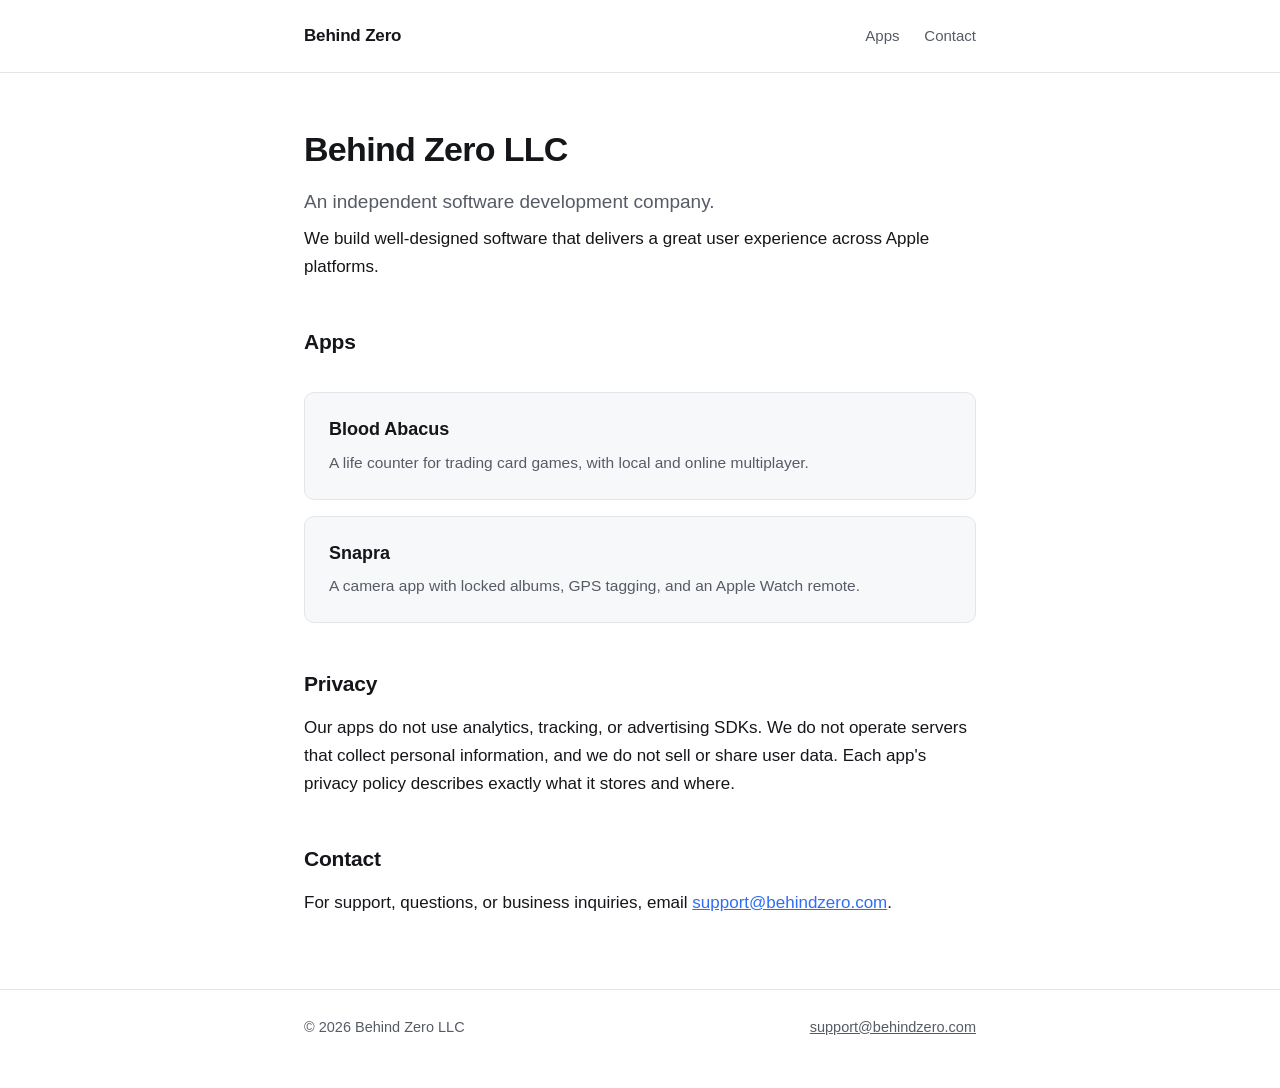
<file: index.html>
<!DOCTYPE html>
<html lang="en">
<head>
<meta charset="utf-8">
<meta name="viewport" content="width=device-width, initial-scale=1">
<title>Behind Zero LLC</title>
<meta name="description" content="Behind Zero LLC is an independent software development company building well-designed apps for Apple platforms.">
<link rel="stylesheet" href="/style.css">
</head>
<body>

<header>
  <div class="wrap">
    <a class="brand" href="/">Behind Zero</a>
    <nav>
      <a href="#apps">Apps</a>
      <a href="#contact">Contact</a>
    </nav>
  </div>
</header>

<main class="wrap">

  <h1>Behind Zero LLC</h1>
  <p class="lede">An independent software development company.</p>

  <p>We build well-designed software that delivers a great user experience
  across Apple platforms.</p>

  <h2 id="apps">Apps</h2>

  <div class="apps">
    <a class="app-card" href="/apps/blood-abacus/">
      <strong>Blood Abacus</strong>
      <span>A life counter for trading card games, with local and online
      multiplayer.</span>
    </a>
    <a class="app-card" href="/apps/snapra/">
      <strong>Snapra</strong>
      <span>A camera app with locked albums, GPS tagging, and an Apple Watch
      remote.</span>
    </a>
  </div>

  <h2>Privacy</h2>
  <p>Our apps do not use analytics, tracking, or advertising SDKs. We do not
  operate servers that collect personal information, and we do not sell or
  share user data. Each app's privacy policy describes exactly what it stores
  and where.</p>

  <h2 id="contact">Contact</h2>
  <p>For support, questions, or business inquiries, email
  <a href="mailto:support@behindzero.com">support@behindzero.com</a>.</p>

</main>

<footer>
  <div class="wrap">
    <span>&copy; 2026 Behind Zero LLC</span>
    <span><a href="mailto:support@behindzero.com">support@behindzero.com</a></span>
  </div>
</footer>

</body>
</html>
</file>
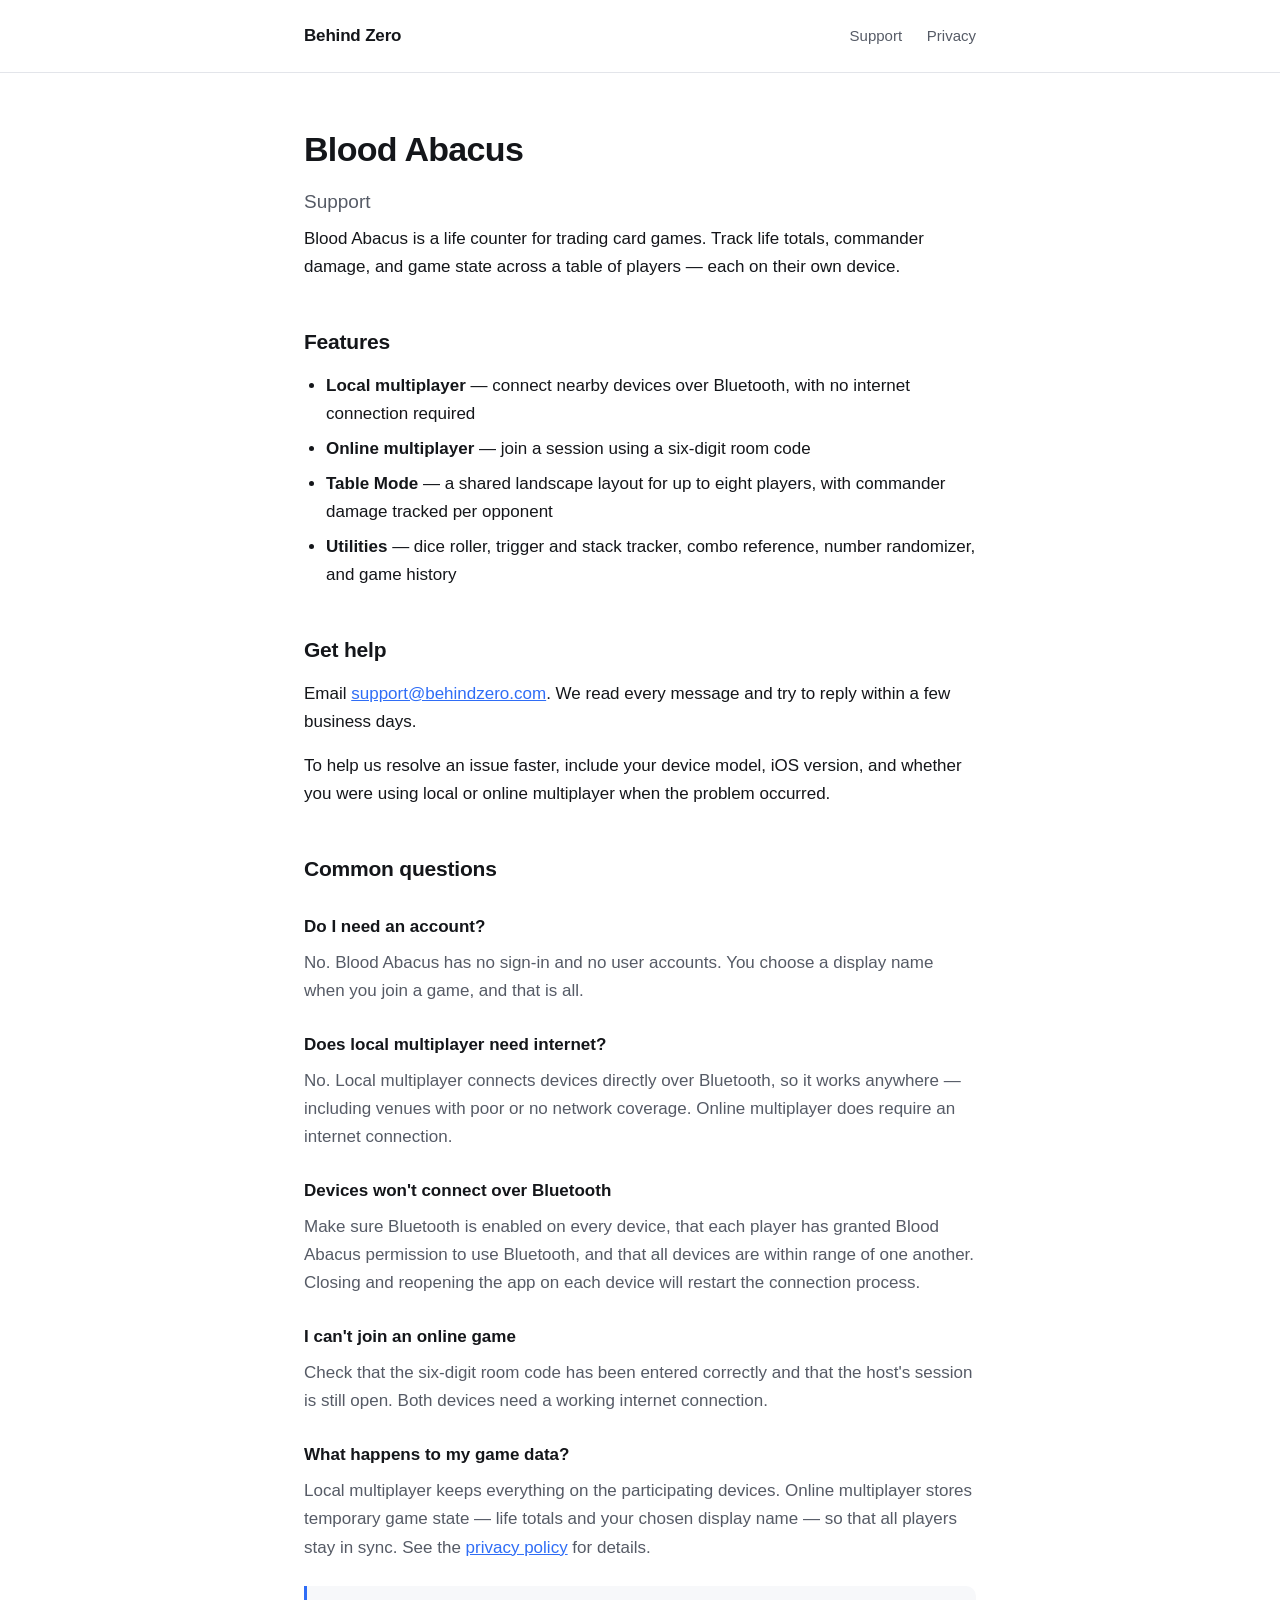
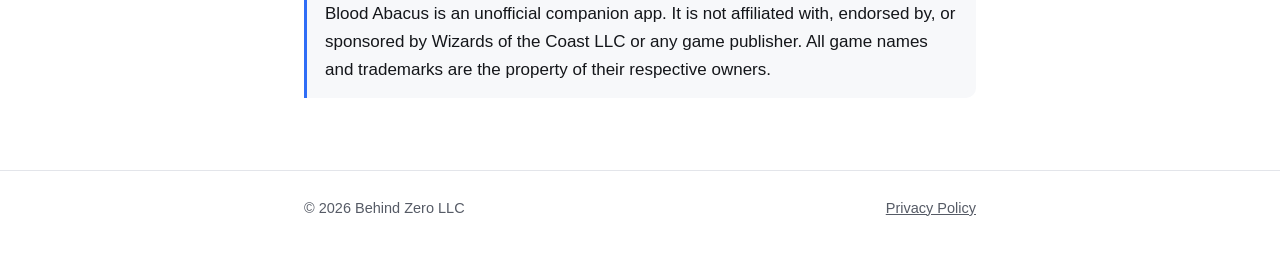
<file: apps/blood-abacus/index.html>
<!DOCTYPE html>
<html lang="en">
<head>
<meta charset="utf-8">
<meta name="viewport" content="width=device-width, initial-scale=1">
<title>Blood Abacus &mdash; Support</title>
<meta name="description" content="Support and help for Blood Abacus, a life counter app for trading card games.">
<link rel="stylesheet" href="/style.css">
</head>
<body>

<header>
  <div class="wrap">
    <a class="brand" href="/">Behind Zero</a>
    <nav>
      <a href="/apps/blood-abacus/">Support</a>
      <a href="/apps/blood-abacus/privacy.html">Privacy</a>
    </nav>
  </div>
</header>

<main class="wrap">

  <h1>Blood Abacus</h1>
  <p class="lede">Support</p>

  <p>Blood Abacus is a life counter for trading card games. Track life totals,
  commander damage, and game state across a table of players &mdash; each on
  their own device.</p>

  <h2>Features</h2>
  <ul>
    <li><strong>Local multiplayer</strong> &mdash; connect nearby devices over
    Bluetooth, with no internet connection required</li>
    <li><strong>Online multiplayer</strong> &mdash; join a session using a
    six-digit room code</li>
    <li><strong>Table Mode</strong> &mdash; a shared landscape layout for up to
    eight players, with commander damage tracked per opponent</li>
    <li><strong>Utilities</strong> &mdash; dice roller, trigger and stack
    tracker, combo reference, number randomizer, and game history</li>
  </ul>

  <h2>Get help</h2>
  <p>Email <a href="mailto:support@behindzero.com">support@behindzero.com</a>.
  We read every message and try to reply within a few business days.</p>

  <p>To help us resolve an issue faster, include your device model, iOS
  version, and whether you were using local or online multiplayer when the
  problem occurred.</p>

  <h2 class="faq">Common questions</h2>

  <div class="faq">

    <h3>Do I need an account?</h3>
    <p>No. Blood Abacus has no sign-in and no user accounts. You choose a
    display name when you join a game, and that is all.</p>

    <h3>Does local multiplayer need internet?</h3>
    <p>No. Local multiplayer connects devices directly over Bluetooth, so it
    works anywhere &mdash; including venues with poor or no network coverage.
    Online multiplayer does require an internet connection.</p>

    <h3>Devices won't connect over Bluetooth</h3>
    <p>Make sure Bluetooth is enabled on every device, that each player has
    granted Blood Abacus permission to use Bluetooth, and that all devices are
    within range of one another. Closing and reopening the app on each device
    will restart the connection process.</p>

    <h3>I can't join an online game</h3>
    <p>Check that the six-digit room code has been entered correctly and that
    the host's session is still open. Both devices need a working internet
    connection.</p>

    <h3>What happens to my game data?</h3>
    <p>Local multiplayer keeps everything on the participating devices. Online
    multiplayer stores temporary game state &mdash; life totals and your chosen
    display name &mdash; so that all players stay in sync. See the
    <a href="/apps/blood-abacus/privacy.html">privacy policy</a> for details.</p>

  </div>

  <div class="note">
    <p>Blood Abacus is an unofficial companion app. It is not affiliated with,
    endorsed by, or sponsored by Wizards of the Coast LLC or any game
    publisher. All game names and trademarks are the property of their
    respective owners.</p>
  </div>

</main>

<footer>
  <div class="wrap">
    <span>&copy; 2026 Behind Zero LLC</span>
    <span><a href="/apps/blood-abacus/privacy.html">Privacy Policy</a></span>
  </div>
</footer>

</body>
</html>
</file>
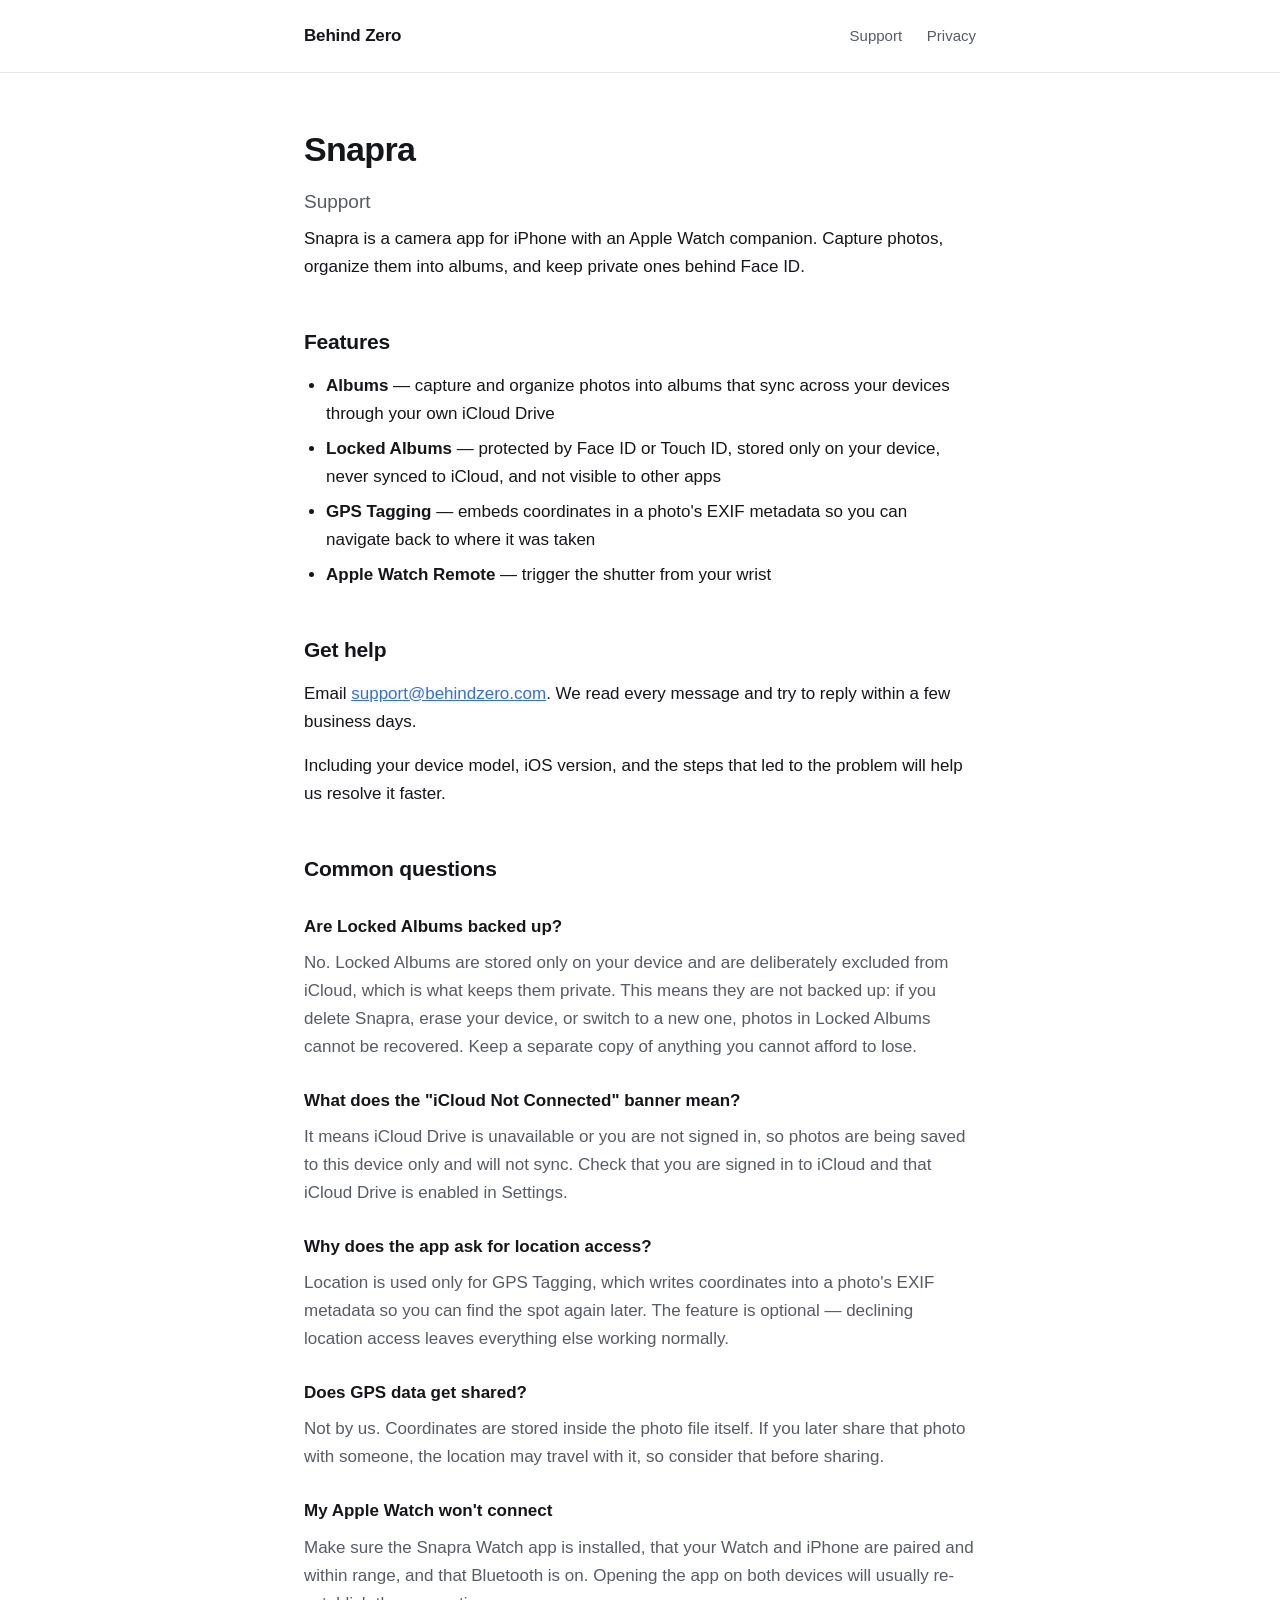
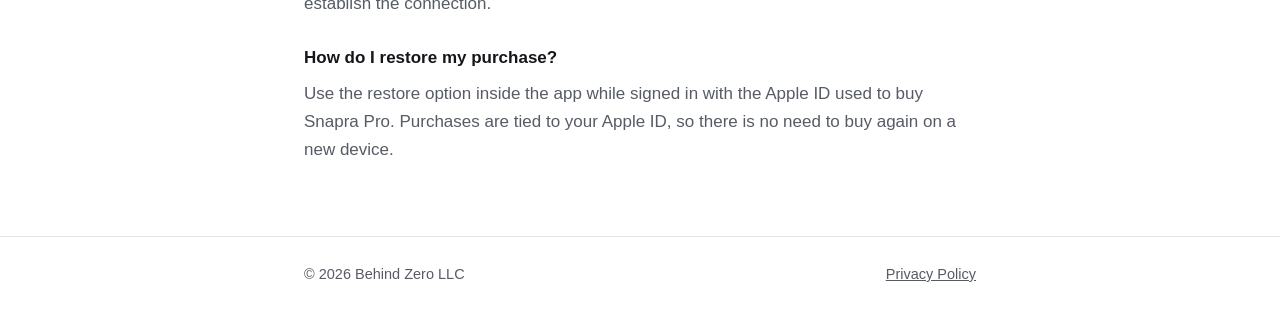
<file: apps/snapra/index.html>
<!DOCTYPE html>
<html lang="en">
<head>
<meta charset="utf-8">
<meta name="viewport" content="width=device-width, initial-scale=1">
<title>Snapra &mdash; Support</title>
<meta name="description" content="Support and help for Snapra, a camera app with locked albums, GPS tagging, and an Apple Watch remote.">
<link rel="stylesheet" href="/style.css">
</head>
<body>

<header>
  <div class="wrap">
    <a class="brand" href="/">Behind Zero</a>
    <nav>
      <a href="/apps/snapra/">Support</a>
      <a href="/apps/snapra/privacy.html">Privacy</a>
    </nav>
  </div>
</header>

<main class="wrap">

  <h1>Snapra</h1>
  <p class="lede">Support</p>

  <p>Snapra is a camera app for iPhone with an Apple Watch companion. Capture
  photos, organize them into albums, and keep private ones behind Face ID.</p>

  <h2>Features</h2>
  <ul>
    <li><strong>Albums</strong> &mdash; capture and organize photos into albums
    that sync across your devices through your own iCloud Drive</li>
    <li><strong>Locked Albums</strong> &mdash; protected by Face ID or Touch ID,
    stored only on your device, never synced to iCloud, and not visible to other
    apps</li>
    <li><strong>GPS Tagging</strong> &mdash; embeds coordinates in a photo's EXIF
    metadata so you can navigate back to where it was taken</li>
    <li><strong>Apple Watch Remote</strong> &mdash; trigger the shutter from your
    wrist</li>
  </ul>

  <h2>Get help</h2>
  <p>Email <a href="mailto:support@behindzero.com">support@behindzero.com</a>.
  We read every message and try to reply within a few business days.</p>

  <p>Including your device model, iOS version, and the steps that led to the
  problem will help us resolve it faster.</p>

  <h2 class="faq">Common questions</h2>

  <div class="faq">

    <h3>Are Locked Albums backed up?</h3>
    <p>No. Locked Albums are stored only on your device and are deliberately
    excluded from iCloud, which is what keeps them private. This means they are
    not backed up: if you delete Snapra, erase your device, or switch to a new
    one, photos in Locked Albums cannot be recovered. Keep a separate copy of
    anything you cannot afford to lose.</p>

    <h3>What does the "iCloud Not Connected" banner mean?</h3>
    <p>It means iCloud Drive is unavailable or you are not signed in, so photos
    are being saved to this device only and will not sync. Check that you are
    signed in to iCloud and that iCloud Drive is enabled in Settings.</p>

    <h3>Why does the app ask for location access?</h3>
    <p>Location is used only for GPS Tagging, which writes coordinates into a
    photo's EXIF metadata so you can find the spot again later. The feature is
    optional &mdash; declining location access leaves everything else working
    normally.</p>

    <h3>Does GPS data get shared?</h3>
    <p>Not by us. Coordinates are stored inside the photo file itself. If you
    later share that photo with someone, the location may travel with it, so
    consider that before sharing.</p>

    <h3>My Apple Watch won't connect</h3>
    <p>Make sure the Snapra Watch app is installed, that your Watch and iPhone
    are paired and within range, and that Bluetooth is on. Opening the app on
    both devices will usually re-establish the connection.</p>

    <h3>How do I restore my purchase?</h3>
    <p>Use the restore option inside the app while signed in with the Apple ID
    used to buy Snapra Pro. Purchases are tied to your Apple ID, so there is no
    need to buy again on a new device.</p>

  </div>

</main>

<footer>
  <div class="wrap">
    <span>&copy; 2026 Behind Zero LLC</span>
    <span><a href="/apps/snapra/privacy.html">Privacy Policy</a></span>
  </div>
</footer>

</body>
</html>
</file>
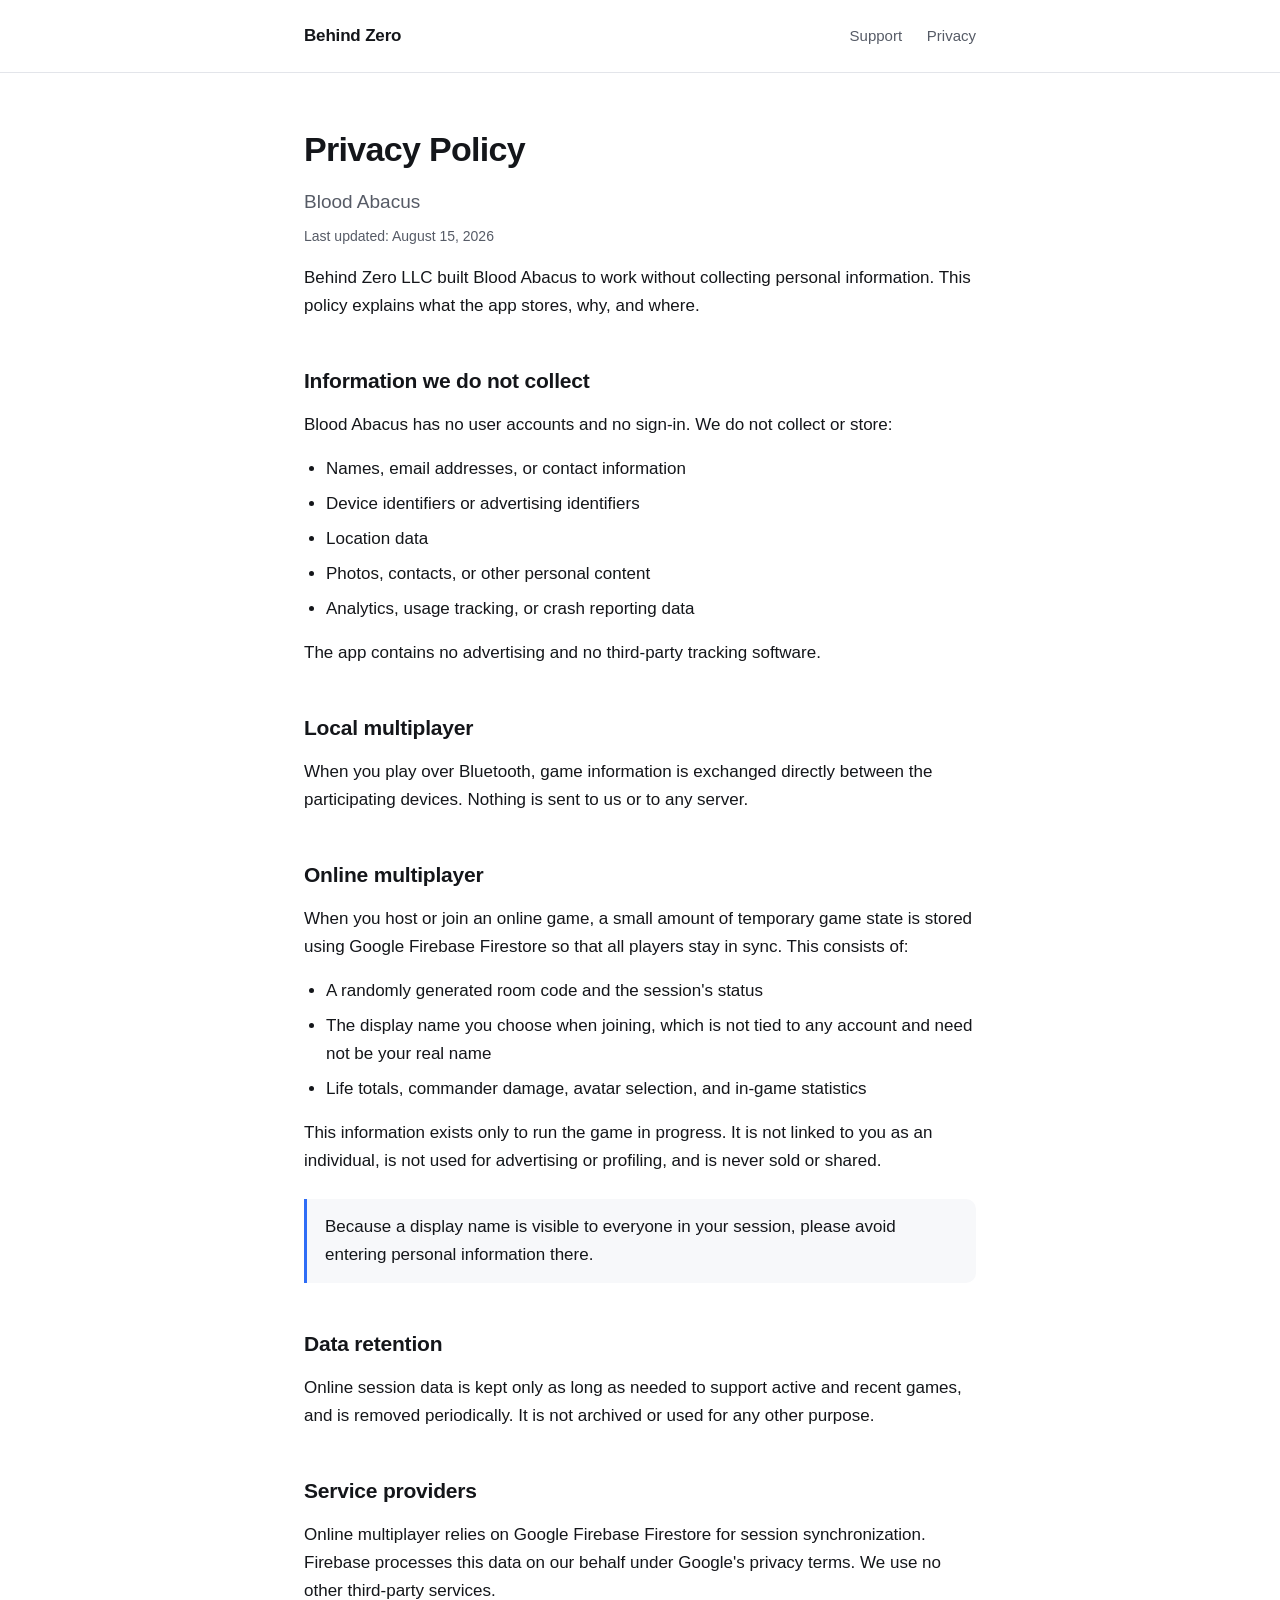
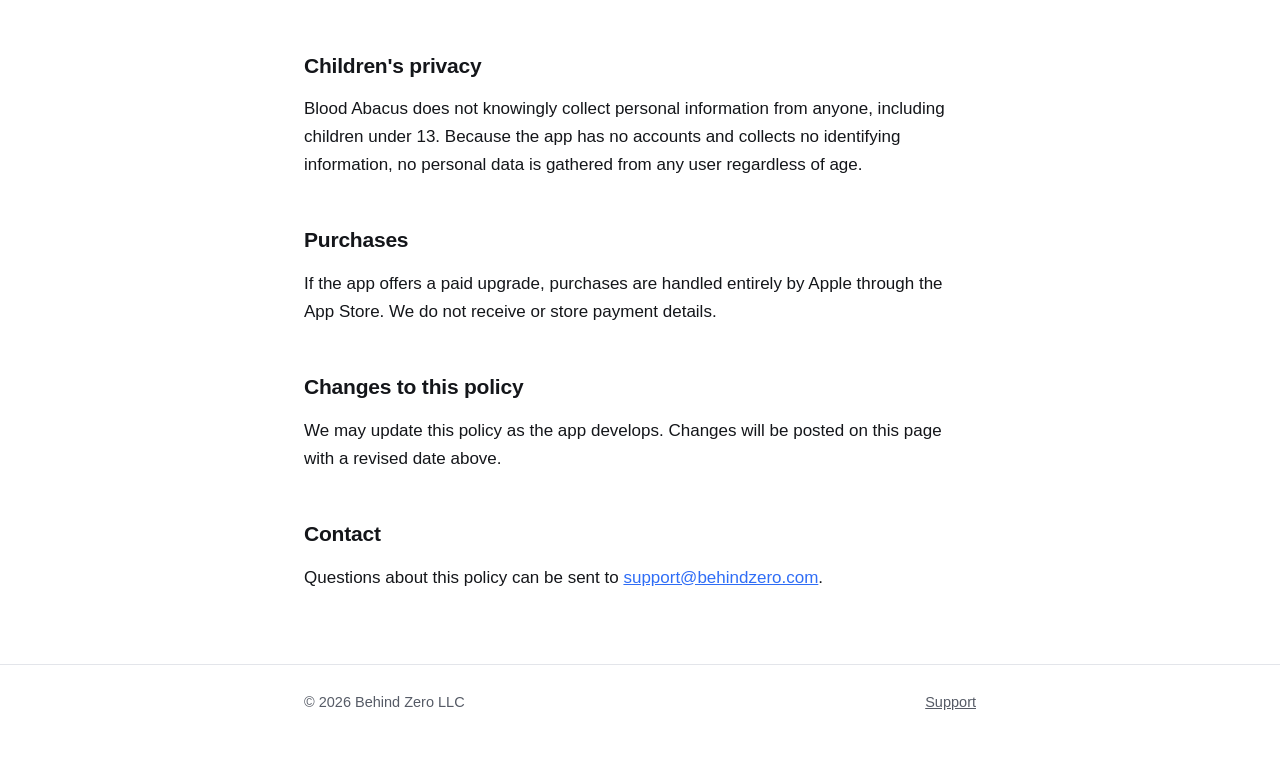
<file: apps/blood-abacus/privacy.html>
<!DOCTYPE html>
<html lang="en">
<head>
<meta charset="utf-8">
<meta name="viewport" content="width=device-width, initial-scale=1">
<title>Blood Abacus &mdash; Privacy Policy</title>
<meta name="description" content="Privacy policy for Blood Abacus.">
<link rel="stylesheet" href="/style.css">
</head>
<body>

<header>
  <div class="wrap">
    <a class="brand" href="/">Behind Zero</a>
    <nav>
      <a href="/apps/blood-abacus/">Support</a>
      <a href="/apps/blood-abacus/privacy.html">Privacy</a>
    </nav>
  </div>
</header>

<main class="wrap">

  <h1>Privacy Policy</h1>
  <p class="lede">Blood Abacus</p>
  <p class="meta">Last updated: August 15, 2026</p>

  <p>Behind Zero LLC built Blood Abacus to work without collecting personal
  information. This policy explains what the app stores, why, and where.</p>

  <h2>Information we do not collect</h2>
  <p>Blood Abacus has no user accounts and no sign-in. We do not collect or
  store:</p>
  <ul>
    <li>Names, email addresses, or contact information</li>
    <li>Device identifiers or advertising identifiers</li>
    <li>Location data</li>
    <li>Photos, contacts, or other personal content</li>
    <li>Analytics, usage tracking, or crash reporting data</li>
  </ul>
  <p>The app contains no advertising and no third-party tracking software.</p>

  <h2>Local multiplayer</h2>
  <p>When you play over Bluetooth, game information is exchanged directly
  between the participating devices. Nothing is sent to us or to any server.</p>

  <h2>Online multiplayer</h2>
  <p>When you host or join an online game, a small amount of temporary game
  state is stored using Google Firebase Firestore so that all players stay in
  sync. This consists of:</p>
  <ul>
    <li>A randomly generated room code and the session's status</li>
    <li>The display name you choose when joining, which is not tied to any
    account and need not be your real name</li>
    <li>Life totals, commander damage, avatar selection, and in-game
    statistics</li>
  </ul>
  <p>This information exists only to run the game in progress. It is not linked
  to you as an individual, is not used for advertising or profiling, and is
  never sold or shared.</p>

  <div class="note">
    <p>Because a display name is visible to everyone in your session, please
    avoid entering personal information there.</p>
  </div>

  <h2>Data retention</h2>
  <p>Online session data is kept only as long as needed to support active and
  recent games, and is removed periodically. It is not archived or used for any
  other purpose.</p>

  <h2>Service providers</h2>
  <p>Online multiplayer relies on Google Firebase Firestore for session
  synchronization. Firebase processes this data on our behalf under Google's
  privacy terms. We use no other third-party services.</p>

  <h2>Children's privacy</h2>
  <p>Blood Abacus does not knowingly collect personal information from anyone,
  including children under 13. Because the app has no accounts and collects no
  identifying information, no personal data is gathered from any user
  regardless of age.</p>

  <h2>Purchases</h2>
  <p>If the app offers a paid upgrade, purchases are handled entirely by Apple
  through the App Store. We do not receive or store payment details.</p>

  <h2>Changes to this policy</h2>
  <p>We may update this policy as the app develops. Changes will be posted on
  this page with a revised date above.</p>

  <h2>Contact</h2>
  <p>Questions about this policy can be sent to
  <a href="mailto:support@behindzero.com">support@behindzero.com</a>.</p>

</main>

<footer>
  <div class="wrap">
    <span>&copy; 2026 Behind Zero LLC</span>
    <span><a href="/apps/blood-abacus/">Support</a></span>
  </div>
</footer>

</body>
</html>
</file>
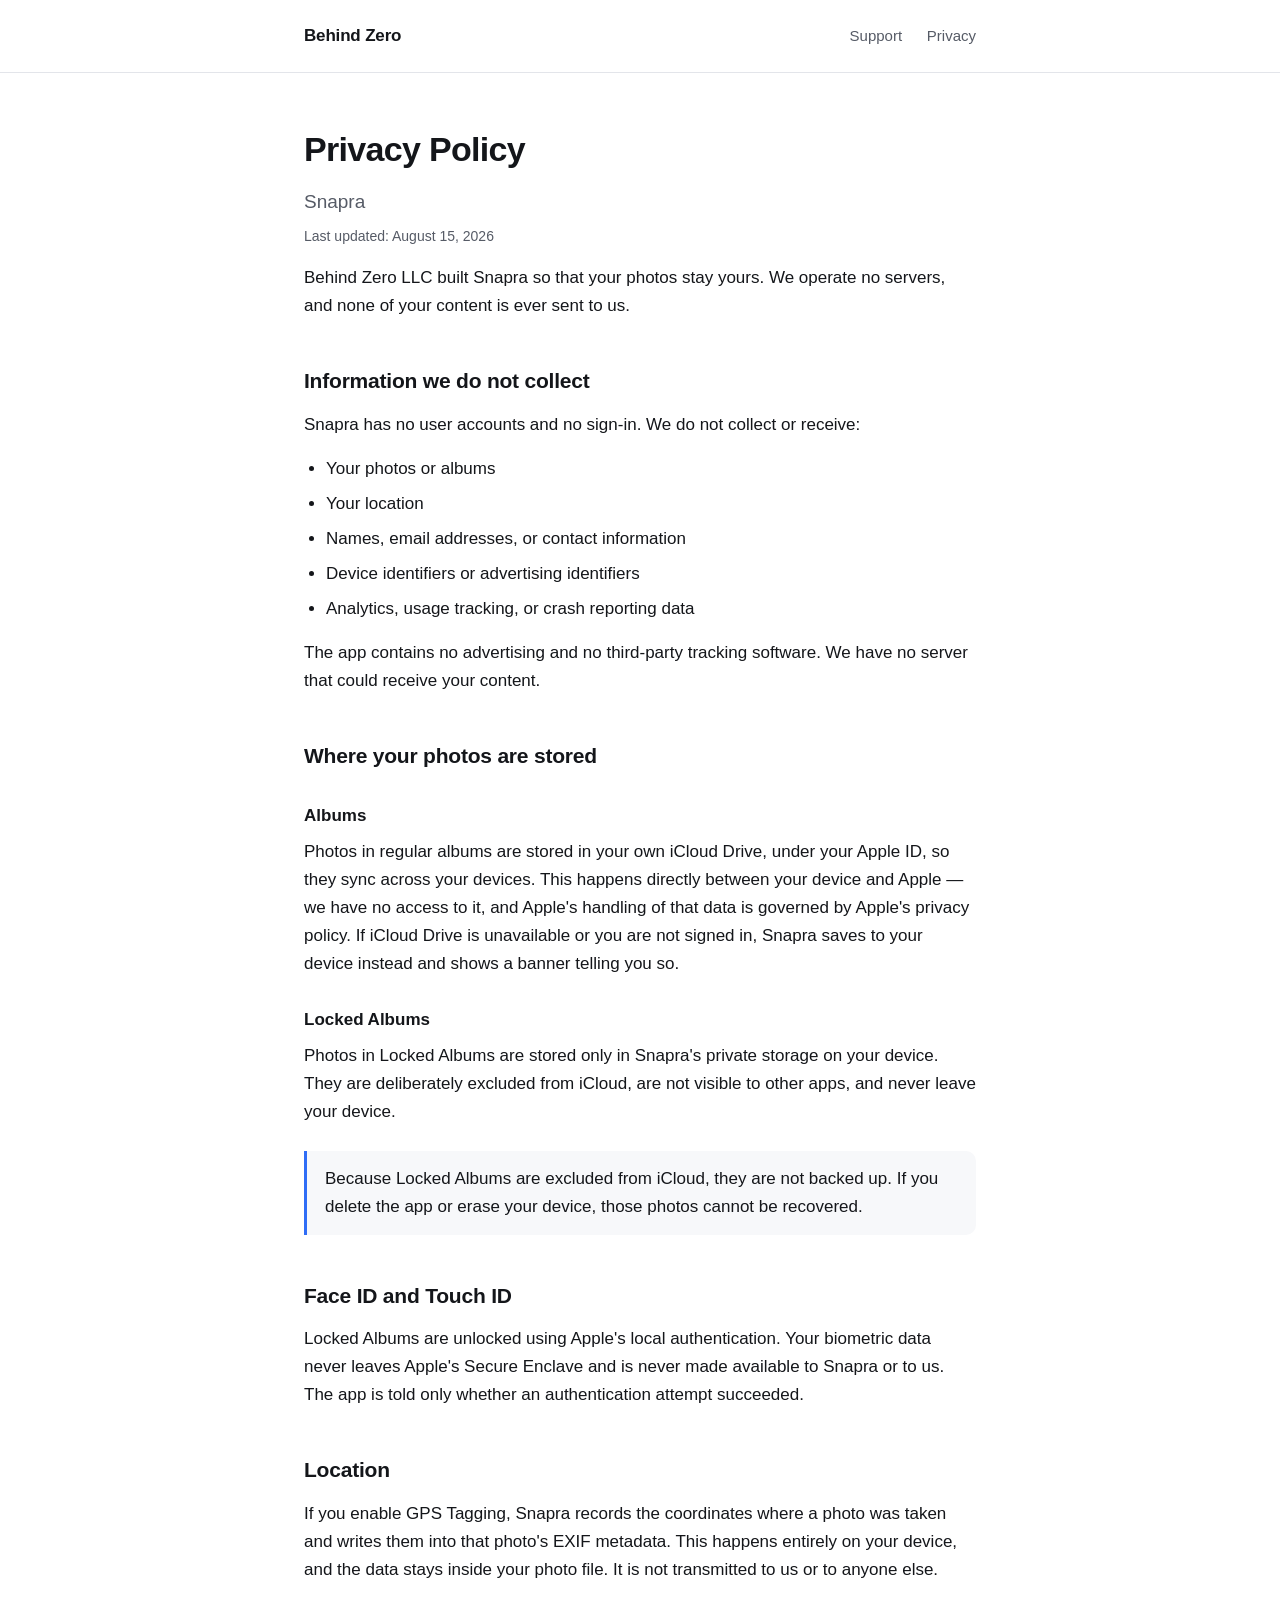
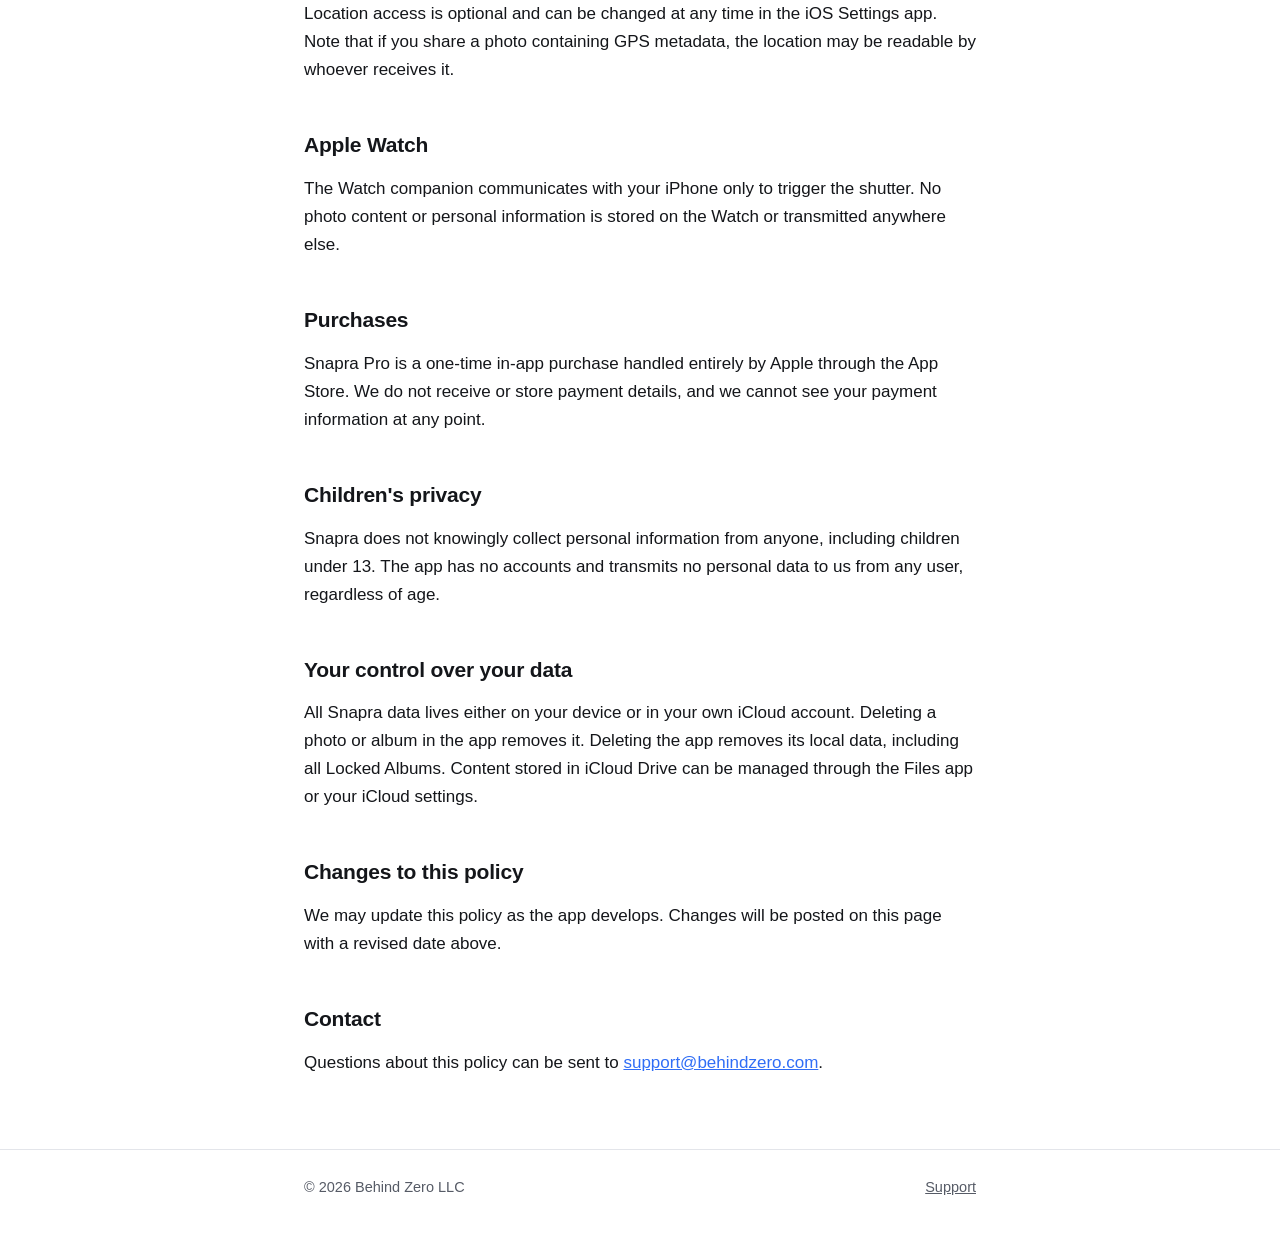
<file: apps/snapra/privacy.html>
<!DOCTYPE html>
<html lang="en">
<head>
<meta charset="utf-8">
<meta name="viewport" content="width=device-width, initial-scale=1">
<title>Snapra &mdash; Privacy Policy</title>
<meta name="description" content="Privacy policy for Snapra.">
<link rel="stylesheet" href="/style.css">
</head>
<body>

<header>
  <div class="wrap">
    <a class="brand" href="/">Behind Zero</a>
    <nav>
      <a href="/apps/snapra/">Support</a>
      <a href="/apps/snapra/privacy.html">Privacy</a>
    </nav>
  </div>
</header>

<main class="wrap">

  <h1>Privacy Policy</h1>
  <p class="lede">Snapra</p>
  <p class="meta">Last updated: August 15, 2026</p>

  <p>Behind Zero LLC built Snapra so that your photos stay yours. We operate no
  servers, and none of your content is ever sent to us.</p>

  <h2>Information we do not collect</h2>
  <p>Snapra has no user accounts and no sign-in. We do not collect or receive:</p>
  <ul>
    <li>Your photos or albums</li>
    <li>Your location</li>
    <li>Names, email addresses, or contact information</li>
    <li>Device identifiers or advertising identifiers</li>
    <li>Analytics, usage tracking, or crash reporting data</li>
  </ul>
  <p>The app contains no advertising and no third-party tracking software. We
  have no server that could receive your content.</p>

  <h2>Where your photos are stored</h2>

  <h3>Albums</h3>
  <p>Photos in regular albums are stored in your own iCloud Drive, under your
  Apple ID, so they sync across your devices. This happens directly between your
  device and Apple &mdash; we have no access to it, and Apple's handling of that
  data is governed by Apple's privacy policy. If iCloud Drive is unavailable or
  you are not signed in, Snapra saves to your device instead and shows a banner
  telling you so.</p>

  <h3>Locked Albums</h3>
  <p>Photos in Locked Albums are stored only in Snapra's private storage on your
  device. They are deliberately excluded from iCloud, are not visible to other
  apps, and never leave your device.</p>

  <div class="note">
    <p>Because Locked Albums are excluded from iCloud, they are not backed up.
    If you delete the app or erase your device, those photos cannot be
    recovered.</p>
  </div>

  <h2>Face ID and Touch ID</h2>
  <p>Locked Albums are unlocked using Apple's local authentication. Your
  biometric data never leaves Apple's Secure Enclave and is never made available
  to Snapra or to us. The app is told only whether an authentication attempt
  succeeded.</p>

  <h2>Location</h2>
  <p>If you enable GPS Tagging, Snapra records the coordinates where a photo was
  taken and writes them into that photo's EXIF metadata. This happens entirely on
  your device, and the data stays inside your photo file. It is not transmitted
  to us or to anyone else.</p>
  <p>Location access is optional and can be changed at any time in the iOS
  Settings app. Note that if you share a photo containing GPS metadata, the
  location may be readable by whoever receives it.</p>

  <h2>Apple Watch</h2>
  <p>The Watch companion communicates with your iPhone only to trigger the
  shutter. No photo content or personal information is stored on the Watch or
  transmitted anywhere else.</p>

  <h2>Purchases</h2>
  <p>Snapra Pro is a one-time in-app purchase handled entirely by Apple through
  the App Store. We do not receive or store payment details, and we cannot see
  your payment information at any point.</p>

  <h2>Children's privacy</h2>
  <p>Snapra does not knowingly collect personal information from anyone,
  including children under 13. The app has no accounts and transmits no personal
  data to us from any user, regardless of age.</p>

  <h2>Your control over your data</h2>
  <p>All Snapra data lives either on your device or in your own iCloud account.
  Deleting a photo or album in the app removes it. Deleting the app removes its
  local data, including all Locked Albums. Content stored in iCloud Drive can be
  managed through the Files app or your iCloud settings.</p>

  <h2>Changes to this policy</h2>
  <p>We may update this policy as the app develops. Changes will be posted on
  this page with a revised date above.</p>

  <h2>Contact</h2>
  <p>Questions about this policy can be sent to
  <a href="mailto:support@behindzero.com">support@behindzero.com</a>.</p>

</main>

<footer>
  <div class="wrap">
    <span>&copy; 2026 Behind Zero LLC</span>
    <span><a href="/apps/snapra/">Support</a></span>
  </div>
</footer>

</body>
</html>
</file>
<file: style.css>
:root {
  --ink: #14161a;
  --ink-soft: #565b66;
  --line: #e3e5ea;
  --bg: #ffffff;
  --bg-soft: #f7f8fa;
  --accent: #2f6df6;
  --radius: 10px;
}

@media (prefers-color-scheme: dark) {
  :root {
    --ink: #eceef2;
    --ink-soft: #9aa1ae;
    --line: #2a2e36;
    --bg: #0e1013;
    --bg-soft: #16191e;
  }
}

* { box-sizing: border-box; }

html { -webkit-text-size-adjust: 100%; }

body {
  margin: 0;
  font-family: -apple-system, BlinkMacSystemFont, "Segoe UI", Roboto,
    Helvetica, Arial, sans-serif;
  font-size: 17px;
  line-height: 1.65;
  color: var(--ink);
  background: var(--bg);
}

.wrap {
  max-width: 720px;
  margin: 0 auto;
  padding: 0 24px;
}

/* Header */

header {
  border-bottom: 1px solid var(--line);
  padding: 22px 0;
  margin-bottom: 56px;
}

header .wrap {
  display: flex;
  align-items: center;
  justify-content: space-between;
  gap: 16px;
}

.brand {
  font-weight: 600;
  font-size: 17px;
  color: var(--ink);
  text-decoration: none;
  letter-spacing: -0.01em;
}

header nav a {
  color: var(--ink-soft);
  text-decoration: none;
  font-size: 15px;
  margin-left: 20px;
}

header nav a:hover { color: var(--ink); }

/* Type */

h1 {
  font-size: 34px;
  line-height: 1.2;
  letter-spacing: -0.02em;
  margin: 0 0 16px;
  font-weight: 650;
}

h2 {
  font-size: 21px;
  letter-spacing: -0.01em;
  margin: 44px 0 12px;
  font-weight: 600;
}

h3 {
  font-size: 17px;
  margin: 28px 0 8px;
  font-weight: 600;
}

p { margin: 0 0 16px; }

a { color: var(--accent); }

ul { margin: 0 0 16px; padding-left: 22px; }

li { margin-bottom: 7px; }

.lede {
  font-size: 19px;
  color: var(--ink-soft);
  margin-bottom: 8px;
}

.meta {
  font-size: 14px;
  color: var(--ink-soft);
}

/* App cards on the landing page */

.apps {
  display: grid;
  gap: 16px;
  margin: 32px 0 8px;
}

.app-card {
  display: block;
  border: 1px solid var(--line);
  border-radius: var(--radius);
  padding: 22px 24px;
  text-decoration: none;
  color: inherit;
  background: var(--bg-soft);
}

.app-card:hover { border-color: var(--ink-soft); }

.app-card strong {
  display: block;
  font-size: 18px;
  margin-bottom: 4px;
  font-weight: 600;
}

.app-card span {
  color: var(--ink-soft);
  font-size: 15.5px;
}

/* Callout */

.note {
  border-left: 3px solid var(--accent);
  background: var(--bg-soft);
  padding: 14px 18px;
  border-radius: 0 var(--radius) var(--radius) 0;
  margin: 24px 0;
}

.note p:last-child { margin-bottom: 0; }

/* FAQ */

.faq h3 { margin-top: 26px; }
.faq p { color: var(--ink-soft); }

/* Footer */

footer {
  border-top: 1px solid var(--line);
  margin-top: 72px;
  padding: 26px 0 48px;
  font-size: 14.5px;
  color: var(--ink-soft);
}

footer a { color: var(--ink-soft); }

footer .wrap {
  display: flex;
  flex-wrap: wrap;
  gap: 8px 20px;
  justify-content: space-between;
}

@media (max-width: 560px) {
  body { font-size: 16px; }
  h1 { font-size: 28px; }
  header { margin-bottom: 40px; }
}
</file>
